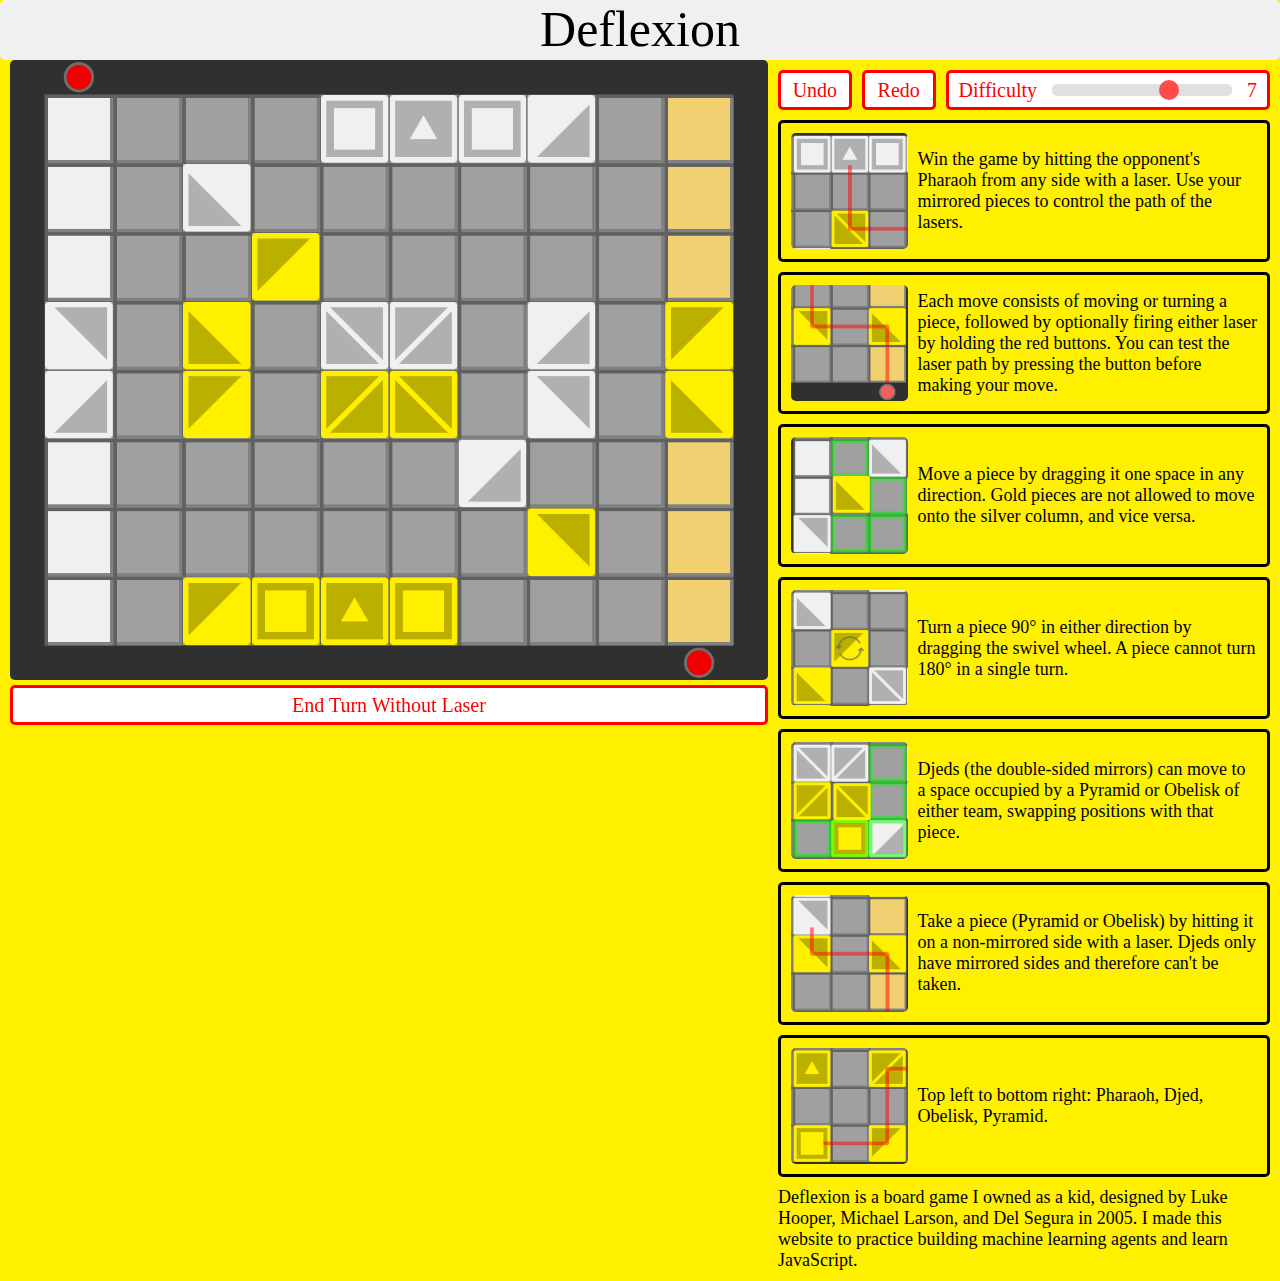
<file: index.html>
<!DOCTYPE html>
<html>
<head>
<meta name="viewport" content="width=device-width, initial-scale=1.0"/>
<link rel="stylesheet" type="text/css" href="style.css">
<title>Deflexion | Stephen Roche</title>
<link rel="icon" href="Images/Icon.png">
</head>

<body onload="startGame()">

<div class="header">
	Deflexion
</div>

<div class="column left">
	<canvas id="board-area"></canvas>
	<button class="wide-button" id="end-turn" onclick="gameArea.stopLaser()">End Turn Without Laser</button>
	<button class="wide-button" id="new-game" style="display: none" onclick="gameArea.newGame()">NEW GAME</button>
</div>

<div class="column right">
	<div class="button-box">
		<button class="undo-redo" onclick="gameArea.undo()">Undo</button>
		<button class="undo-redo" onclick="gameArea.redo()">Redo</button>
		<div class="difficulty-box">
			Difficulty
			<input type="range" min="1" max="10" value="7" class="slider" id="difficulty-slider">
			<span id="difficulty-number"></span>
		</div>
	</div>
	<div id=time-warning style="display: none">
		Warning: Agent with difficulty 8 or higher may take several seconds to think.
	</div>
	<div class="rule-box">
		<img src="Images/Win game.png">
		<div class="rule-text">
			Win the game by hitting the opponent's Pharaoh from any side with a laser. Use your mirrored pieces to control the path of the lasers.
		</div>
	</div>
	<div class="rule-box">
		<img src="Images/Press laser.png">
		<div class="rule-text">
			Each move consists of moving or turning a piece, followed by optionally firing either laser by holding the red buttons. You can test the laser path by pressing the button before making your move.
		</div>
	</div>
	<div class="rule-box">
		<img src="Images/Move silver column.png">
		<div class="rule-text">
			Move a piece by dragging it one space in any direction. Gold pieces are not allowed to move onto the silver column, and vice versa.
		</div>
	</div>
	<div class="rule-box">
		<img src="Images/Turn piece.png">
		<div class="rule-text">
			Turn a piece 90&#176; in either direction by dragging the swivel wheel. A piece cannot turn 180&#176; in a single turn.
		</div>
	</div>
	<div class="rule-box">
		<img src="Images/Move Djed.png">
		<div class="rule-text">
			Djeds (the double-sided mirrors) can move to a space occupied by a Pyramid or Obelisk of either team, swapping positions with that piece.
		</div>
	</div>
	<div class="rule-box">
		<img src="Images/Take piece.png">
		<div class="rule-text">
			Take a piece (Pyramid or Obelisk) by hitting it on a non-mirrored side with a laser. Djeds only have mirrored sides and therefore can't be taken.
		</div>
	</div>
	<div class="rule-box">
		<img src="Images/Piece reference.png">
		<div class="rule-text">
			Top left to bottom right: Pharaoh, Djed, Obelisk, Pyramid.
		</div>
	</div>
	Deflexion is a board game I owned as a kid, designed by Luke Hooper, Michael Larson, and Del Segura in 2005. I made this website to practice building machine learning agents and learn JavaScript.
</div>


<script src="util.js"></script>
<script src="deflexion.js"></script>
<script src="agents.js"></script>
<script src="featureExtractors.js"></script>

</body>
</html>
</file>
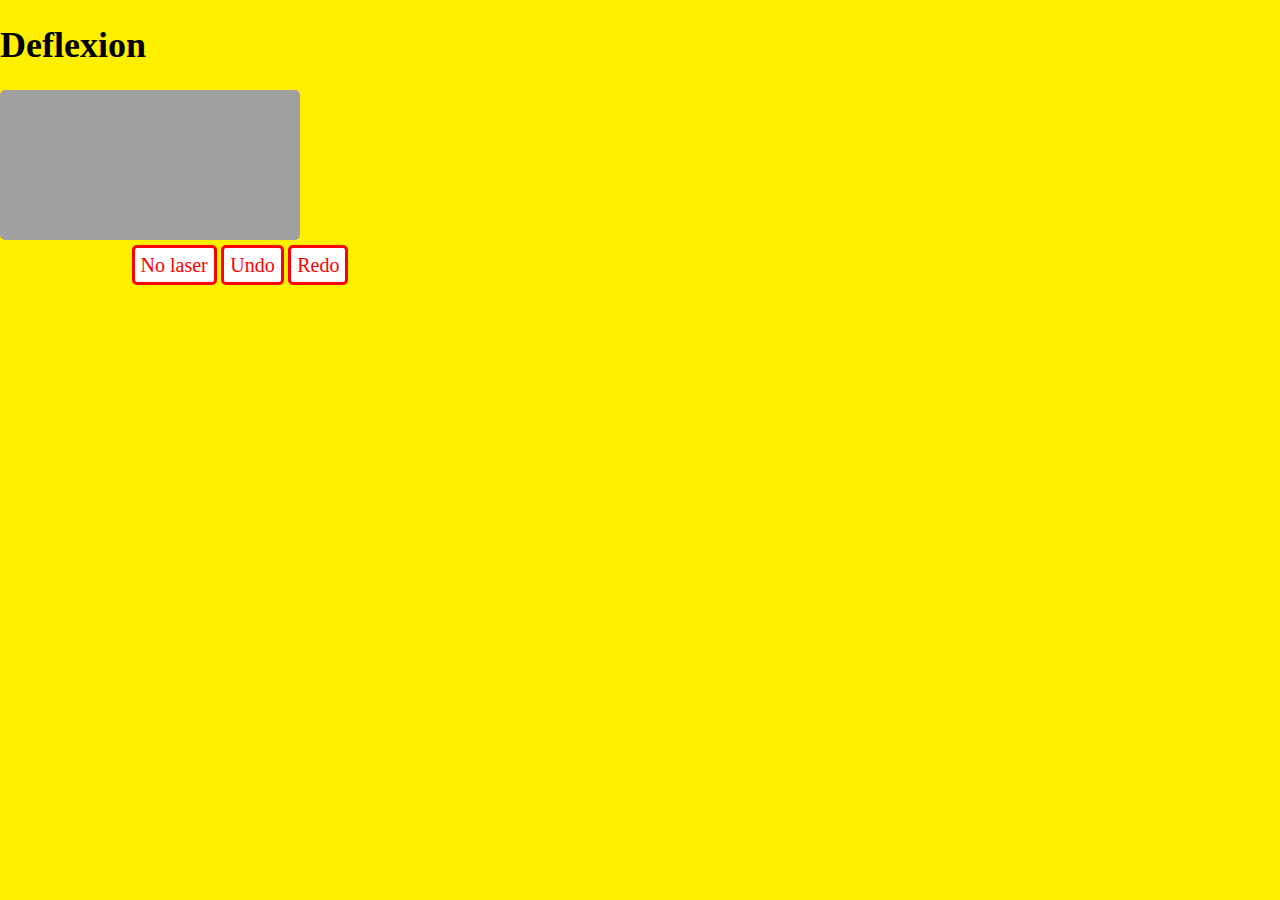
<file: deflexion.html>
<!DOCTYPE html>
<html>
<head>
<!--<meta name="viewport" content="width=device-width, initial-scale=1.0"/>-->
<link rel="stylesheet" type="text/css" href="style.css">
</head>

<body onload="startGame()">

<h1>Deflexion</h1>

<canvas id="gameArea"></canvas>
<script src="util.js"></script>
<script src="deflexion.js"></script>
<script src="agents.js"></script>
<script src="featureExtractors.js"></script>

<div style="text-align:center;width:480px;">
  <button onclick="gameArea.stopLaser()">No laser</button>
  <button onclick="gameArea.undo()">Undo</button>
  <button onclick="gameArea.redo()">Redo</button>
</div>

</body>
</html>
</file>
<file: style.css>
* {
	box-sizing: border-box;
	border-radius: 5px;
}

body {
	margin: 0;
	background-color: #FFF000;
	font-size: 18px;
	font-family: Verdana;
}

canvas {
    background-color: #A0A0A0;
}

.header {
	background-color: #F0F0F0;
	text-align: center;
	font-size: 50px;
	position: fixed;
	top: 0;
	width: 100%;
	height: 60px;
	z-index: 1;
}

.column {
	float: left;
	margin-top: 60px;
}

.left {
	position: fixed;
	width: 60%;
	/*width: 854px;*/
	padding-left: 10px;
}

.right {
	width: 40%;
	margin-left: 60%;
	padding: 10px;
}

#board-area {
	/*display: none;*/
	width: 100%;
}

.button-box {
	display: flex;
	font-size: 20px;
}

button {
	height: 40px;
	border: 3px solid red;
	background-color: white;
	color: red;
	font-size: 20px;
	font-family: inherit;
}

button.wide-button {
	width: 100%;
}

button.undo-redo {
	width: 15%;
	margin-right: 10px;
	/*cursor: pointer;*/
}

button:hover {
	background-color: red;
	color: white;
}

.difficulty-box {
	/*width: 50%;*/
	height: 40px;
	border: 3px solid red;
	padding: 1px 10px;
	background-color: white;
	color: red;
	flex: 1;
	/*line-height: 34px;*/
	/*text-align: center;*/
	display: flex;
	justify-content: center;
	align-items: center;
}

#time-warning {
	width: 100%;
	border: 3px solid red;
	background-color: white;
	color: red;
	padding: 10px;
	font-size: 20px;
	/*align-items: center;*/
	margin: 10px 0;
}

.rule-box {
	width: 100%;
	border: 3px solid black;
	padding: 10px;
	display: flex;
	align-items: center;
	margin: 10px 0;
}

img {
	width: 25%;
}

.rule-text {
	margin-left: 10px;
}

/*.slidecontainer {
	width: 100%;
	margin-left: 20px;
}*/

.slider {
	-webkit-appearance: none;
	/*width: 100%;*/
	height: 12px;
	border-radius: 5px;
	background: #d3d3d3;
	outline: none;
	opacity: 0.7;
	-webkit-transition: .2s;
	transition: opacity .2s;
	margin: 0px 15px;
	flex: 1;
}

.slider:hover {
	opacity: 1;
}

.slider::-webkit-slider-thumb {
	-webkit-appearance: none;
	appearance: none;
	width: 20px;
	height: 20px;
	border-radius: 50%;
	background: red;
	/*border: 3px solid red;*/
	cursor: pointer;
}

.slider::-moz-range-thumb {
	width: 20px;
	height: 20px;
	border-radius: 50%;
	background: red;
	cursor: pointer;
}
</file>
